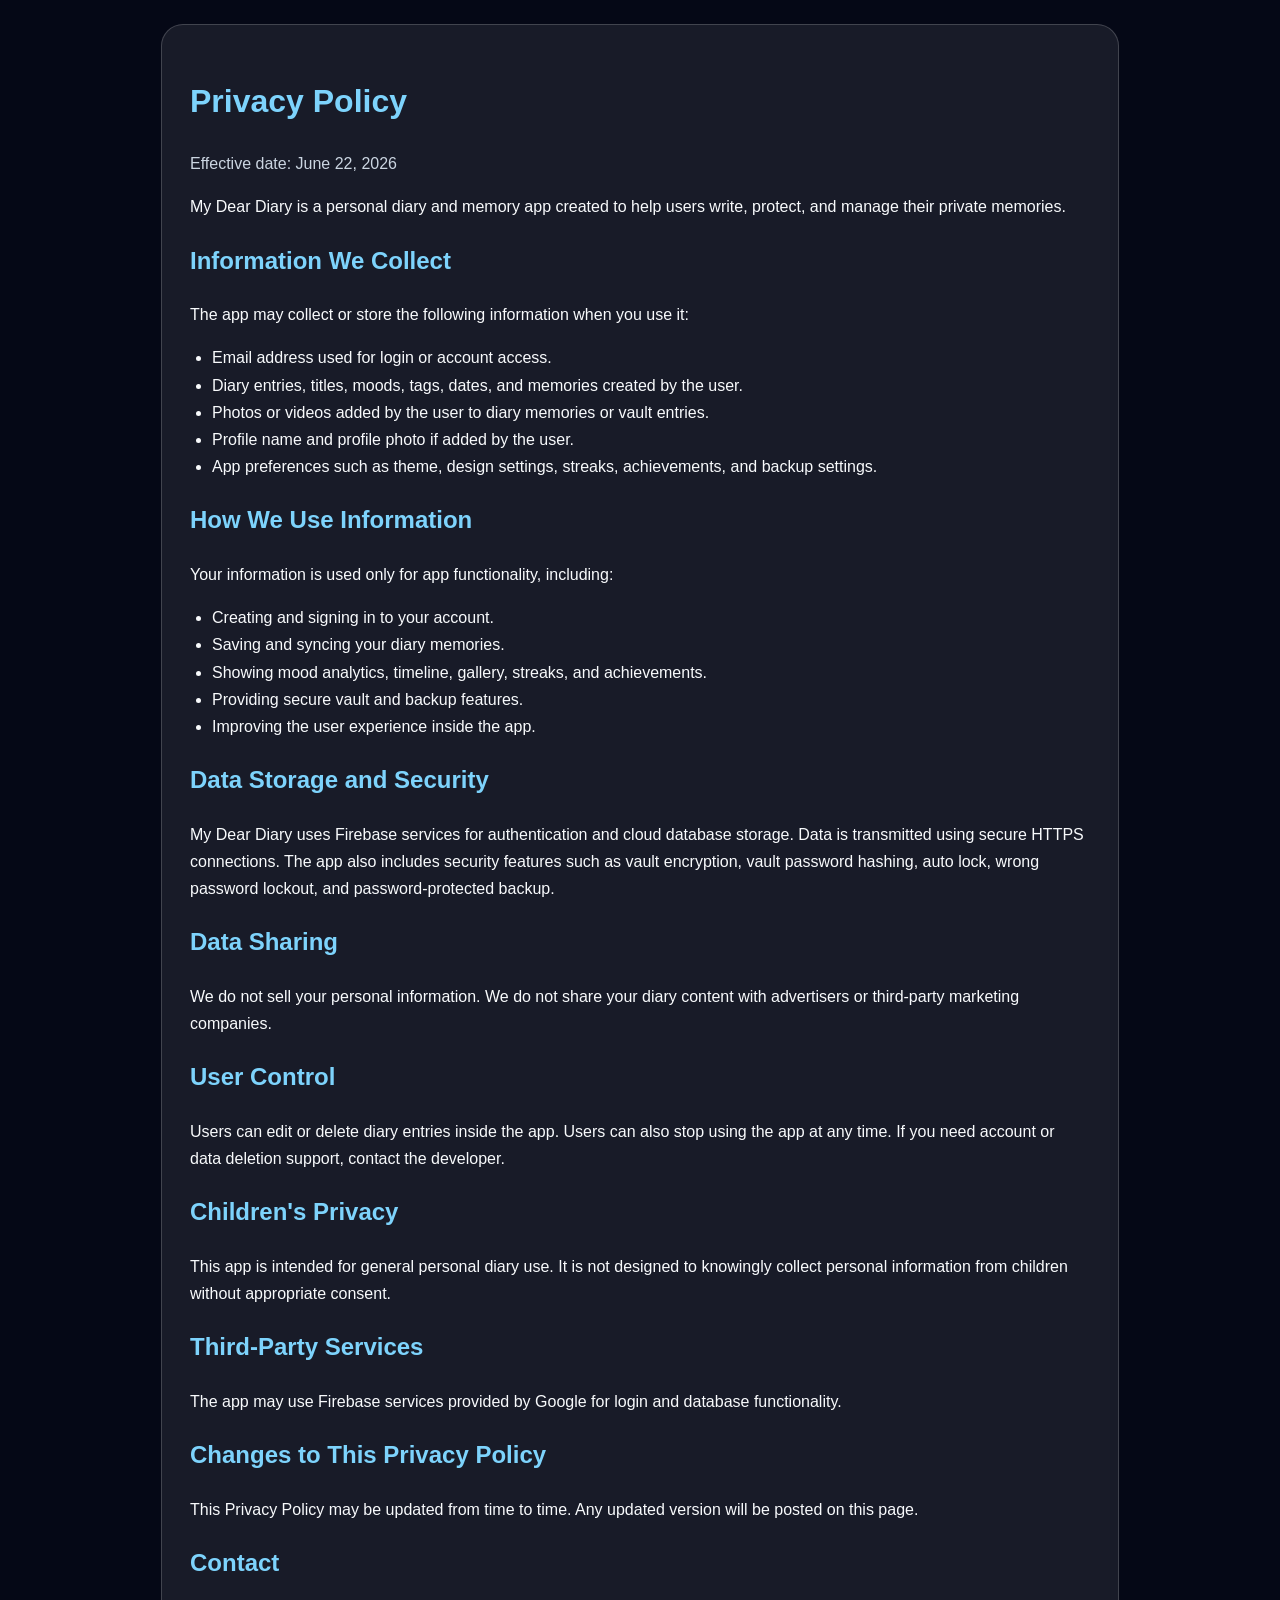
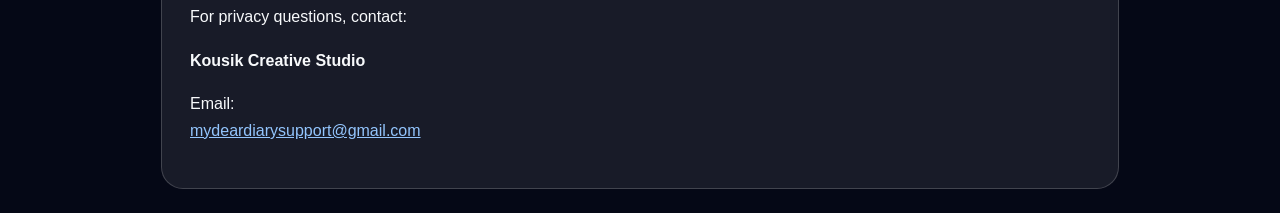
<file: privacy-policy.html>
<!DOCTYPE html>
<html lang="en">
<head>
  <meta charset="UTF-8" />
  <meta name="viewport" content="width=device-width, initial-scale=1.0" />
  <title>Privacy Policy - My Dear Diary</title>
  <style>
    body {
      margin: 0;
      font-family: Arial, sans-serif;
      line-height: 1.7;
      background: #050816;
      color: #f8fafc;
      padding: 24px;
    }
    .container {
      max-width: 900px;
      margin: auto;
      background: rgba(255,255,255,.08);
      border: 1px solid rgba(255,255,255,.18);
      border-radius: 22px;
      padding: 28px;
    }
    h1, h2 { color: #7dd3fc; }
    a { color: #93c5fd; }
    ul { padding-left: 22px; }
    .small { color: #cbd5e1; }
  </style>
</head>
<body>
  <main class="container">
    <h1>Privacy Policy</h1>
    <p class="small">Effective date: June 22, 2026</p>

    <p>
      My Dear Diary is a personal diary and memory app created to help users write,
      protect, and manage their private memories.
    </p>

    <h2>Information We Collect</h2>
    <p>The app may collect or store the following information when you use it:</p>
    <ul>
      <li>Email address used for login or account access.</li>
      <li>Diary entries, titles, moods, tags, dates, and memories created by the user.</li>
      <li>Photos or videos added by the user to diary memories or vault entries.</li>
      <li>Profile name and profile photo if added by the user.</li>
      <li>App preferences such as theme, design settings, streaks, achievements, and backup settings.</li>
    </ul>

    <h2>How We Use Information</h2>
    <p>Your information is used only for app functionality, including:</p>
    <ul>
      <li>Creating and signing in to your account.</li>
      <li>Saving and syncing your diary memories.</li>
      <li>Showing mood analytics, timeline, gallery, streaks, and achievements.</li>
      <li>Providing secure vault and backup features.</li>
      <li>Improving the user experience inside the app.</li>
    </ul>

    <h2>Data Storage and Security</h2>
    <p>
      My Dear Diary uses Firebase services for authentication and cloud database storage.
      Data is transmitted using secure HTTPS connections. The app also includes security
      features such as vault encryption, vault password hashing, auto lock, wrong password
      lockout, and password-protected backup.
    </p>

    <h2>Data Sharing</h2>
    <p>
      We do not sell your personal information. We do not share your diary content with
      advertisers or third-party marketing companies.
    </p>

    <h2>User Control</h2>
    <p>
      Users can edit or delete diary entries inside the app. Users can also stop using the
      app at any time. If you need account or data deletion support, contact the developer.
    </p>

    <h2>Children's Privacy</h2>
    <p>
      This app is intended for general personal diary use. It is not designed to knowingly
      collect personal information from children without appropriate consent.
    </p>

    <h2>Third-Party Services</h2>
    <p>The app may use Firebase services provided by Google for login and database functionality.</p>

    <h2>Changes to This Privacy Policy</h2>
    <p>
      This Privacy Policy may be updated from time to time. Any updated version will be
      posted on this page.
    </p>

    <h2>Contact</h2>
    <p>For privacy questions, contact:</p>
<p><strong>Kousik Creative Studio</strong></p>
<p>Email:<br>
<a href="mailto:mydeardiarysupport@gmail.com">mydeardiarysupport@gmail.com</a>
</p>
  </main>
</body>
</html>
</file>
